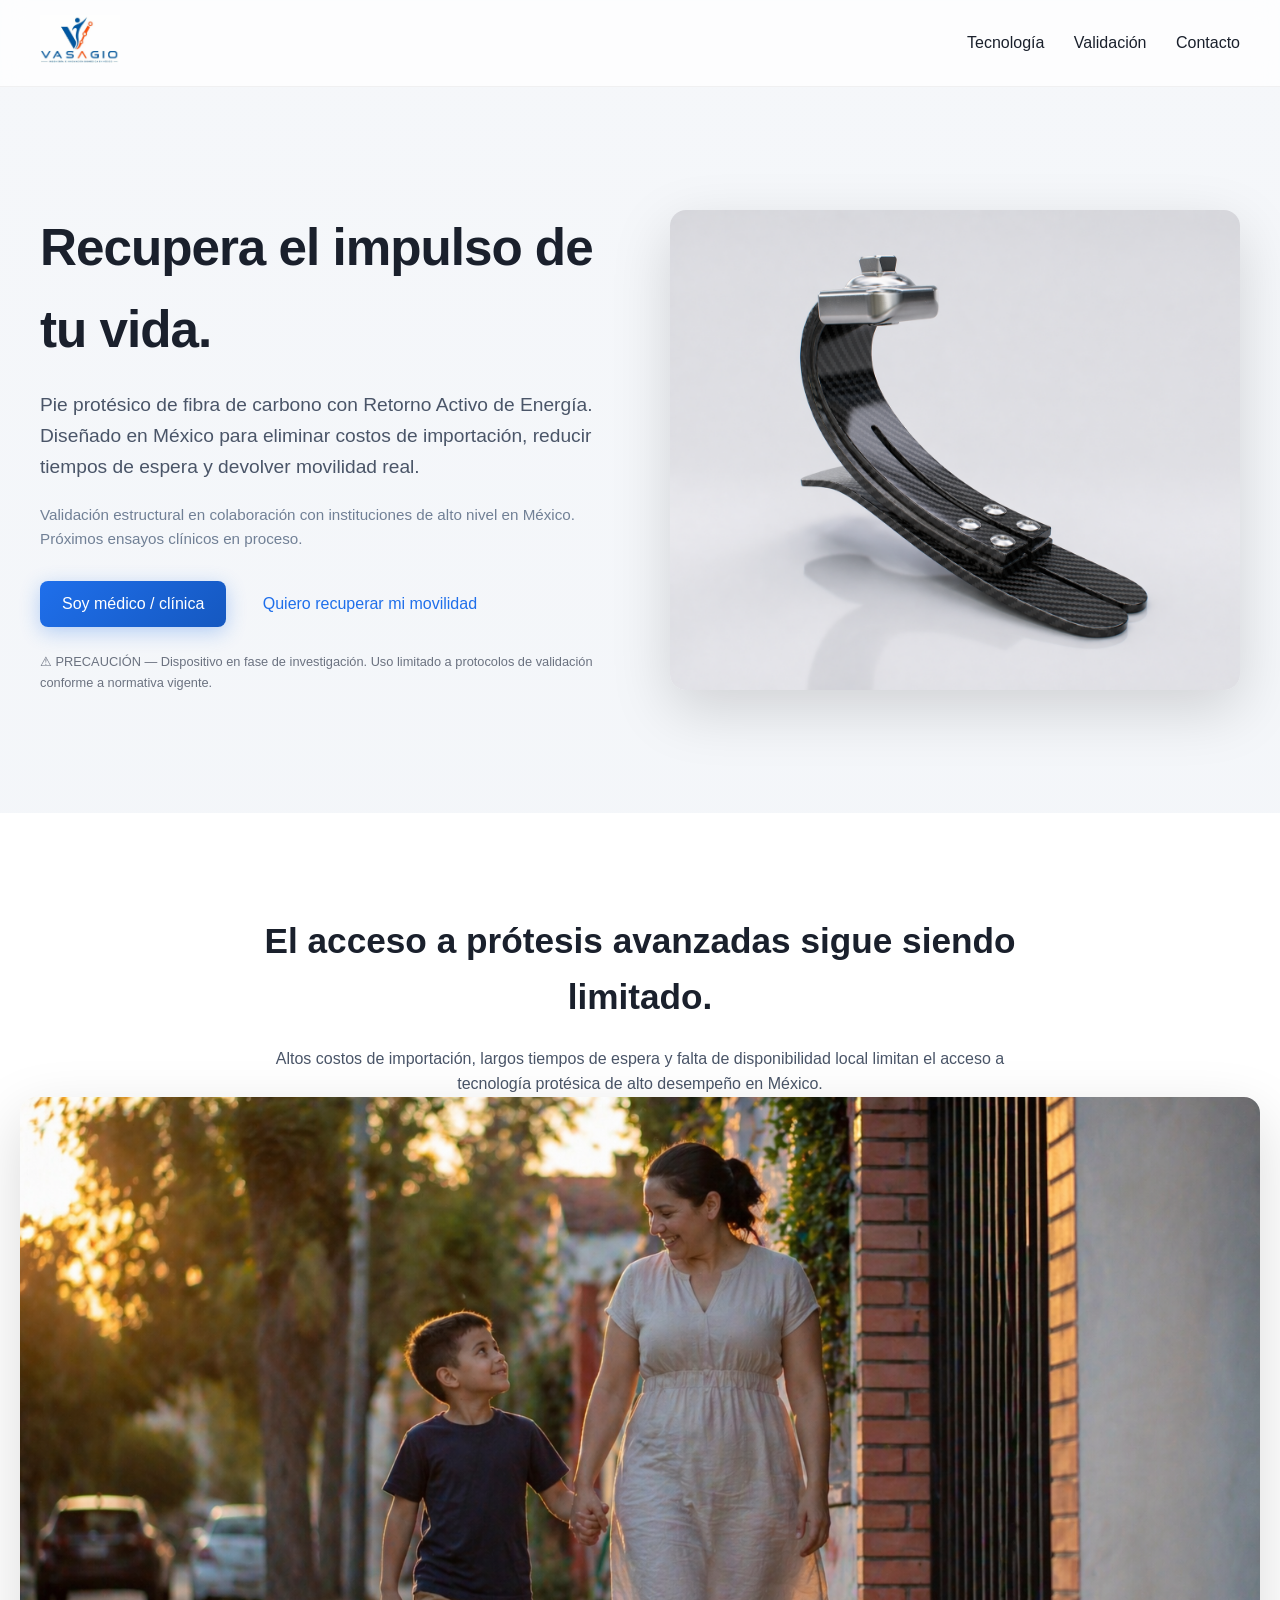
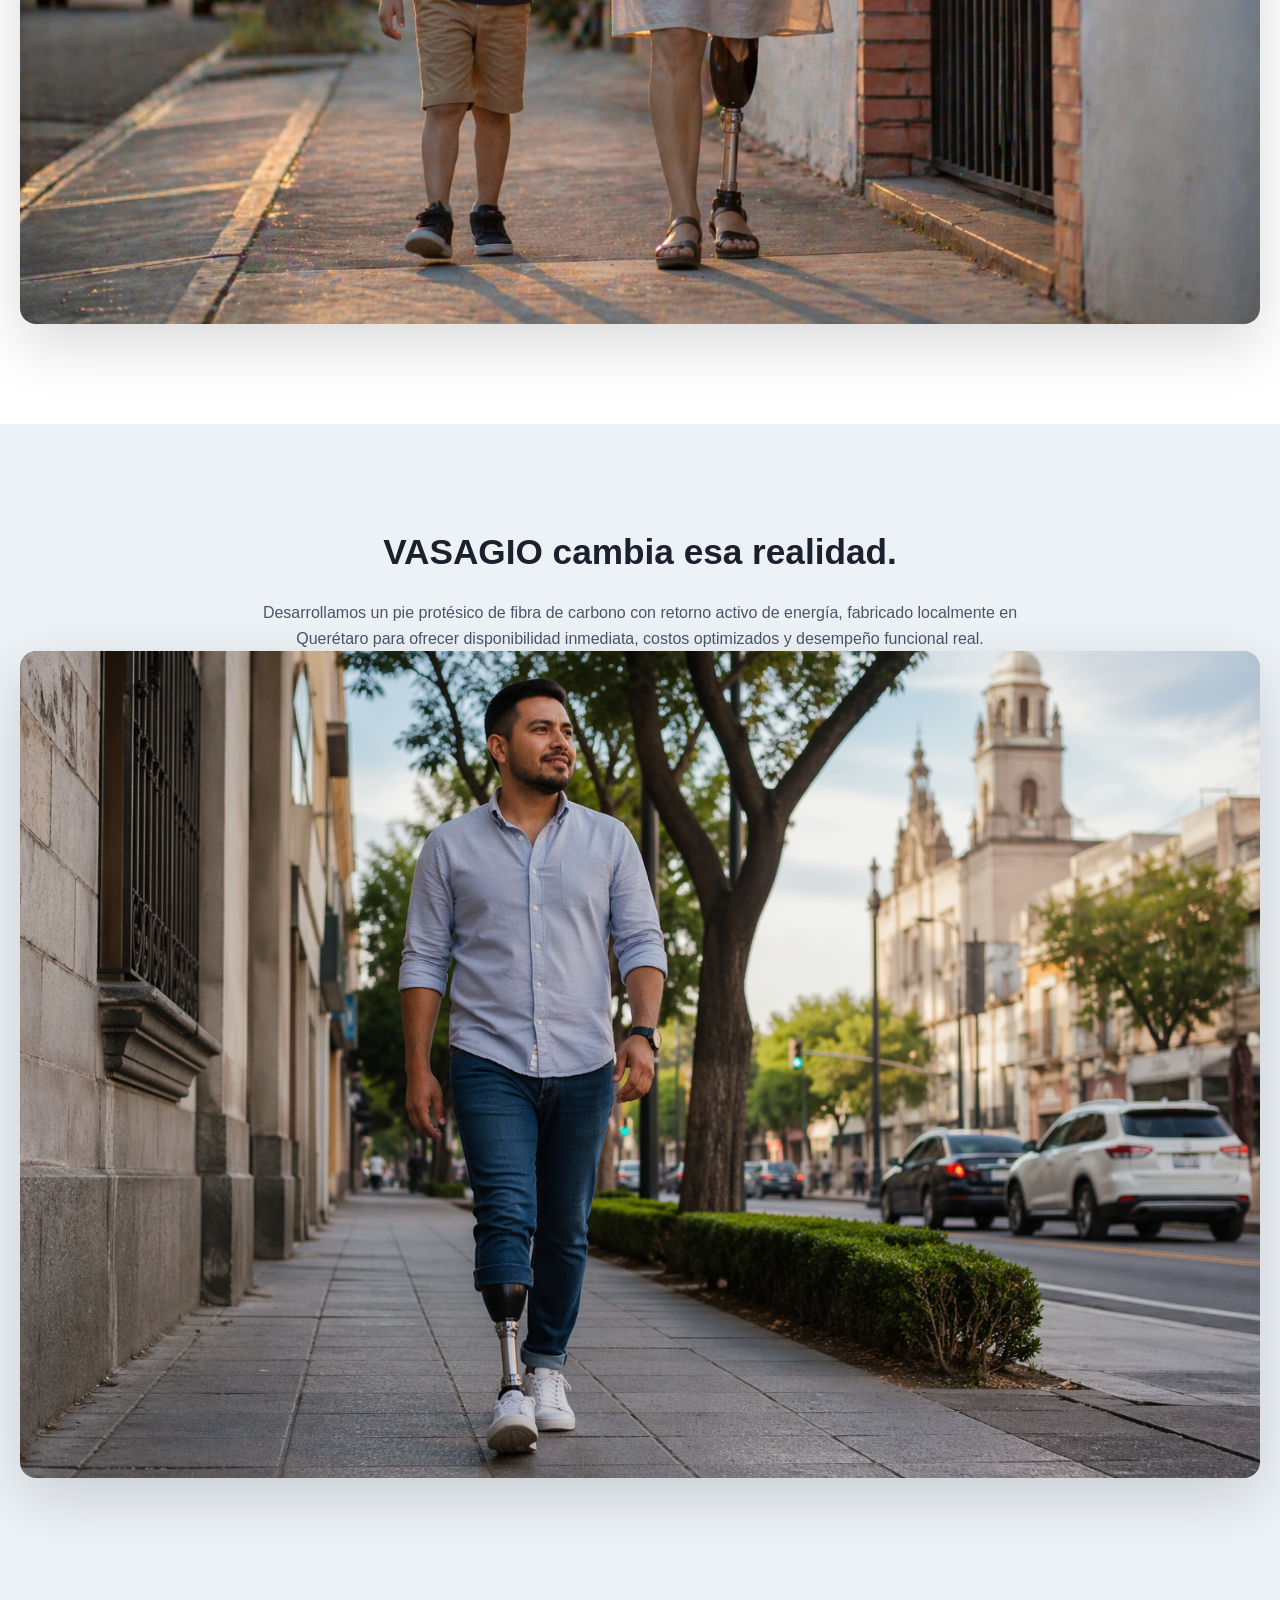
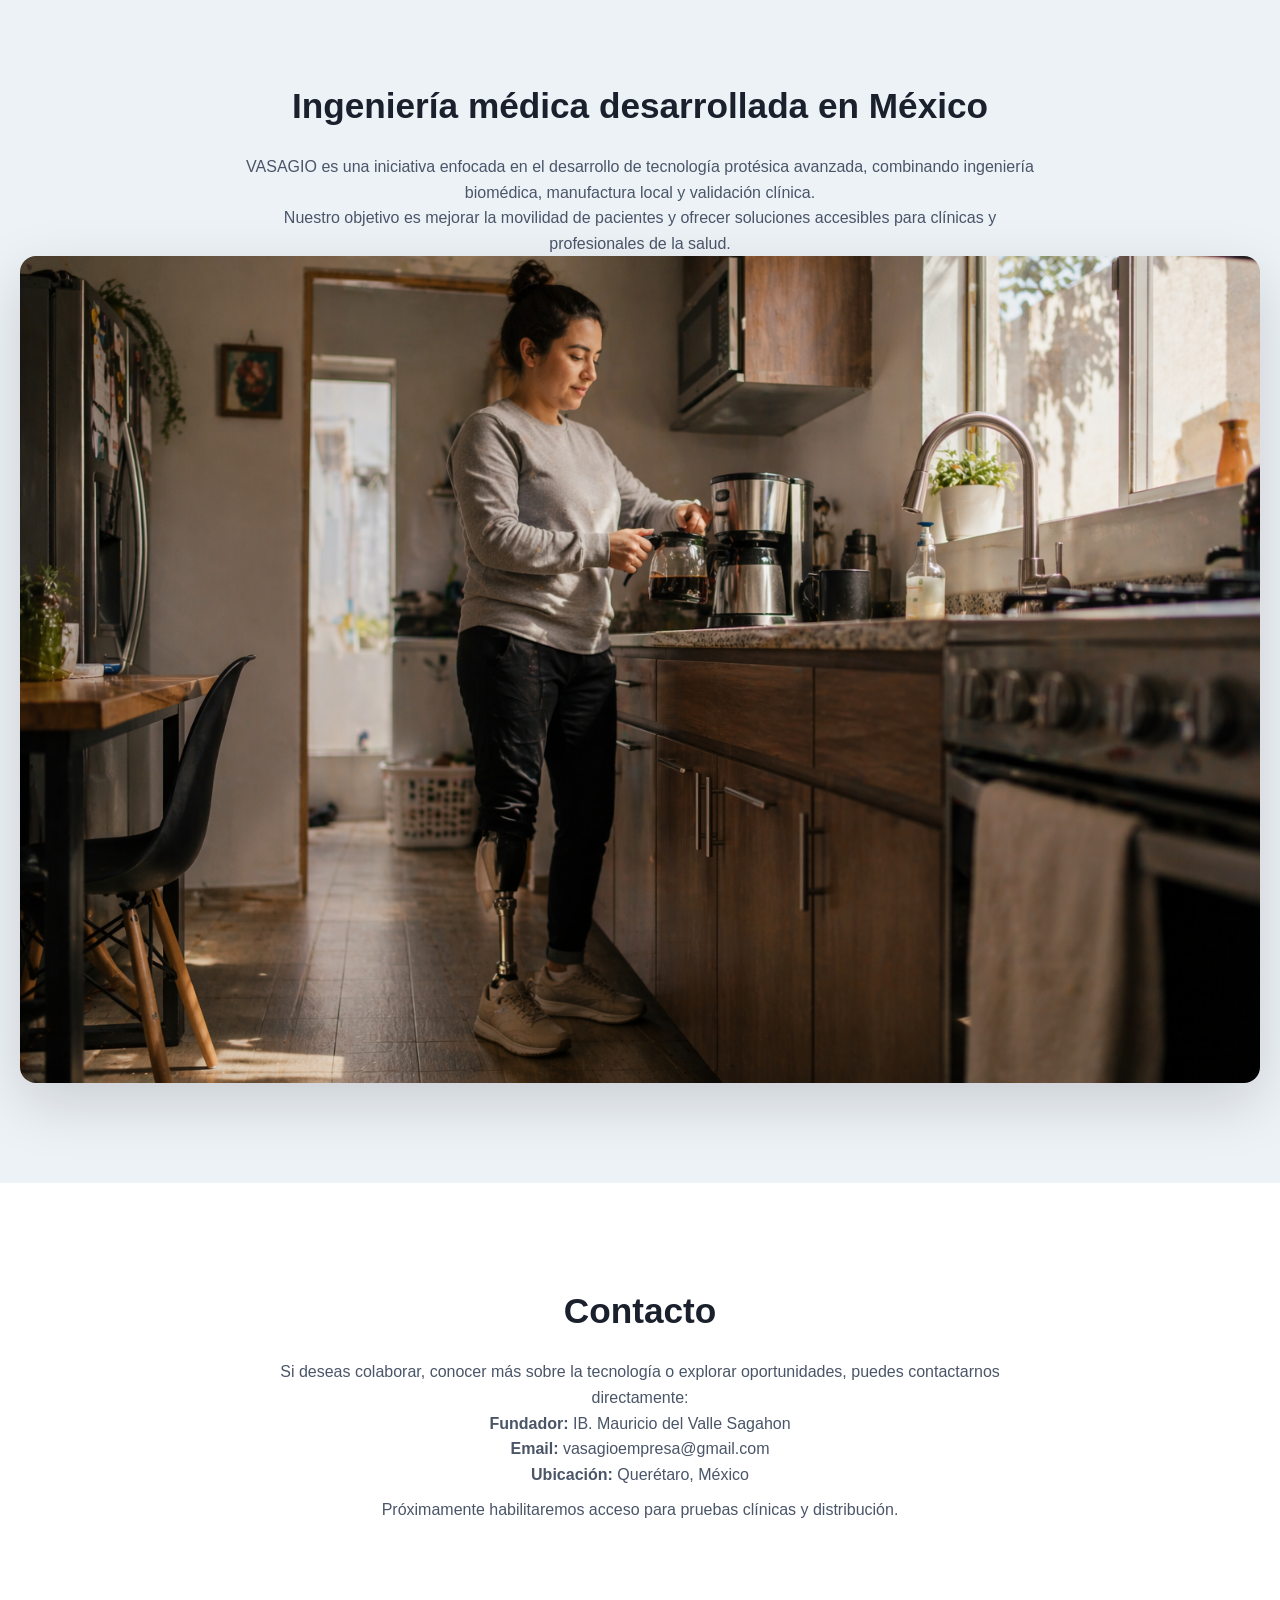
<file: index.html>
<!DOCTYPE html>

<html lang="es">
<head>
    <meta charset="UTF-8">
    <title>VASAGIO</title>
    <meta name="viewport" content="width=device-width, initial-scale=1.0">
    <link rel="stylesheet" href="styles.css">
</head>

<body>

<!-- NAVBAR -->

<header class="navbar">
    <div class="nav-container">

<div class="logo">
    <a href="index.html">
        <img src="assets/images/logo.png" alt="VASAGIO Logo">
    </a>
</div>

<nav>
    <a href="#">Tecnología</a>
    <a href="#">Validación</a>
    <a href="#">Contacto</a>
</nav>

</div>

</header>

<!-- HERO -->

<section class="hero">

<div class="hero-container">

<div class="hero-content">
    <h1>Recupera el impulso de tu vida.</h1>

    <p class="subheadline">
    Pie protésico de fibra de carbono con Retorno Activo de Energía. 
    Diseñado en México para eliminar costos de importación, reducir tiempos de espera y devolver movilidad real.
    </p>

    <p class="credibility">
    Validación estructural en colaboración con instituciones de alto nivel en México. 
    Próximos ensayos clínicos en proceso.
    </p>

    <div class="cta-buttons">

<button class="primary" onclick="window.location.href='medico.html'">
    Soy médico / clínica
</button>

<button class="secondary" onclick="window.location.href='catalogo.html'">
    Quiero recuperar mi movilidad
</button>

</div>

    <p class="disclaimer">
    ⚠ PRECAUCIÓN — Dispositivo en fase de investigación. Uso limitado a protocolos de validación conforme a normativa vigente.
    </p>
</div>


<div class="hero-visual">
    <img src="assets/renders/render2.png" alt="VASAGIO Render">
</div>

</div>

</section>

<!-- PROBLEMA -->

<section class="problem">
    <div class="container">

<h2>El acceso a prótesis avanzadas sigue siendo limitado.</h2>

<p>
Altos costos de importación, largos tiempos de espera y falta de disponibilidad local 
limitan el acceso a tecnología protésica de alto desempeño en México.
</p>

</div>


<div class="hero-visual">
    <img src="assets/renders/usuario4.png" alt="VASAGIO Render">
</div>

</section>

<!-- SOLUCIÓN -->

<section class="solution">
    <div class="container">

<h2>VASAGIO cambia esa realidad.</h2>

<p>
Desarrollamos un pie protésico de fibra de carbono con retorno activo de energía, 
fabricado localmente en Querétaro para ofrecer disponibilidad inmediata, 
costos optimizados y desempeño funcional real.
</p>

</div>


<div class="hero-visual">
    <img src="assets/renders/usuarioc.png" alt="VASAGIO Render">
</div>

</section>

<!-- CONFIANZA -->

<section class="solution">

<div class="container">

    <h2>Ingeniería médica desarrollada en México</h2>

    <p>
    VASAGIO es una iniciativa enfocada en el desarrollo de tecnología protésica avanzada,
    combinando ingeniería biomédica, manufactura local y validación clínica.
    </p>

    <p>
    Nuestro objetivo es mejorar la movilidad de pacientes y ofrecer soluciones accesibles
    para clínicas y profesionales de la salud.
    </p>

</div>


<div class="hero-visual">
    <img src="assets/renders/usuario2.png" alt="VASAGIO Render">
</div>

</section>

<!-- CONTACTO -->

<section class="problem">

<div class="container">

    <h2>Contacto</h2>

    <p>
    Si deseas colaborar, conocer más sobre la tecnología o explorar oportunidades,
    puedes contactarnos directamente:
    </p>

    <p><b>Fundador:</b> IB. Mauricio del Valle Sagahon</p>
    <p><b>Email:</b> vasagioempresa@gmail.com</p>
    <p><b>Ubicación:</b> Querétaro, México</p>

    <p class="form-subtext">
    Próximamente habilitaremos acceso para pruebas clínicas y distribución.
    </p>

</div>

</section>

</body>
</html>
</file>
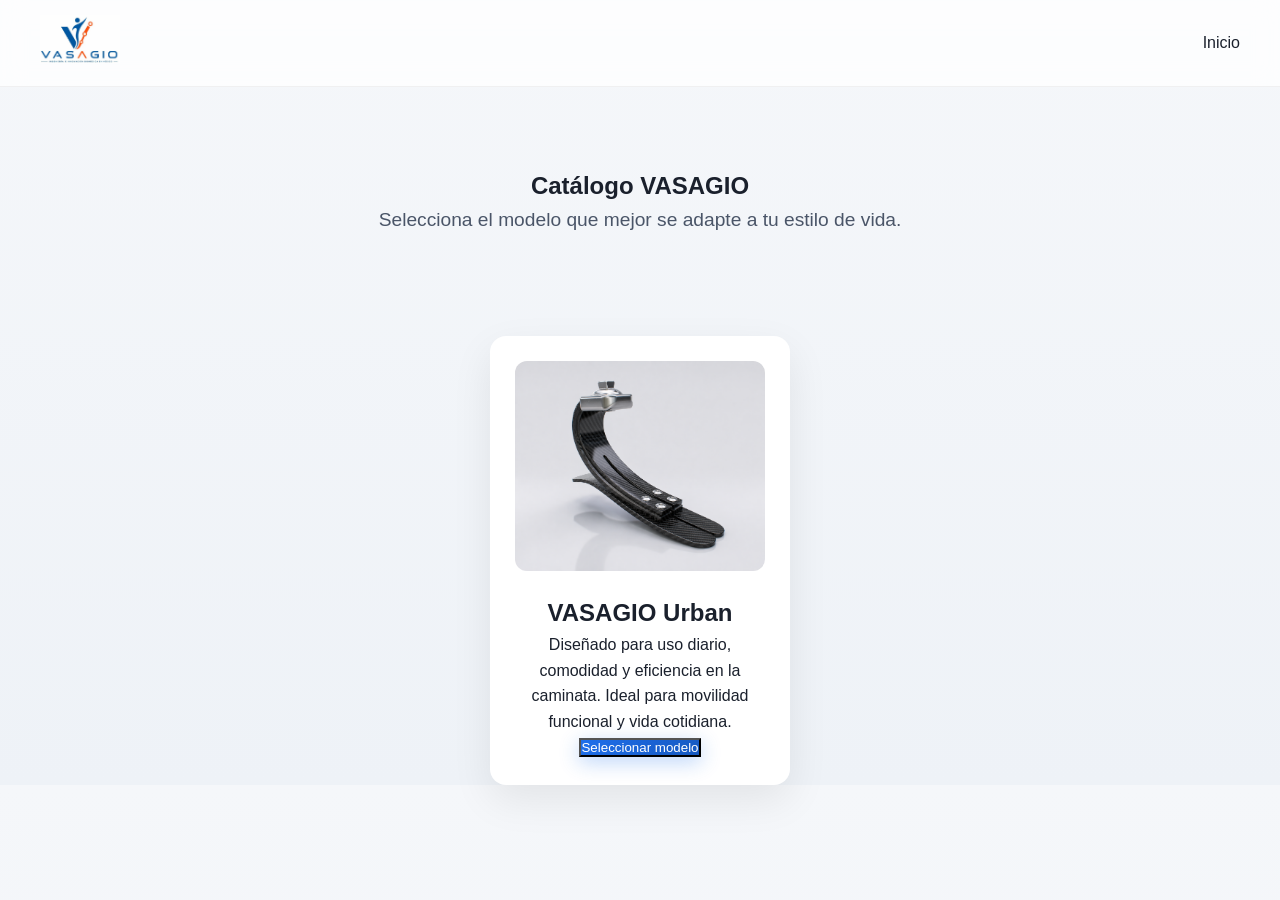
<file: catalogo.html>
<!DOCTYPE html>

<html lang="es">
<head>
    <meta charset="UTF-8">
    <title>VASAGIO | Catálogo</title>
    <meta name="viewport" content="width=device-width, initial-scale=1.0">
    <link rel="stylesheet" href="styles.css">
</head>

<body>

<header class="navbar">
    <div class="nav-container">
<div class="logo">
    <a href="index.html">
        <img src="assets/images/logo.png" alt="VASAGIO Logo">
    </a>
</div>
        <nav>
            <a href="index.html">Inicio</a>
        </nav>
    </div>
</header>

<section class="container" style="padding:80px 20px; text-align:center;">

<h1>Catálogo VASAGIO</h1>

<p class="subheadline">
Selecciona el modelo que mejor se adapte a tu estilo de vida.
</p>

</section>

<!-- MODELOS -->

<section class="container" style="display:flex; gap:40px; justify-content:center; flex-wrap:wrap;">

<!-- MODELO 1 -->

<div class="card">

<img src="assets/renders/render2.png">

<h2>VASAGIO Urban</h2>

<p>
Diseñado para uso diario, comodidad y eficiencia en la caminata.
Ideal para movilidad funcional y vida cotidiana.
</p>

<button class="primary" onclick="window.location.href='vasagiourban.html'">
    Seleccionar modelo
</button>

</div>

<!-- FUTUROS MODELOS -->

<!--
<div class="card">
    <h2>VASAGIO Sport</h2>
</div>
-->

</section>

</body>
</html>
</file>
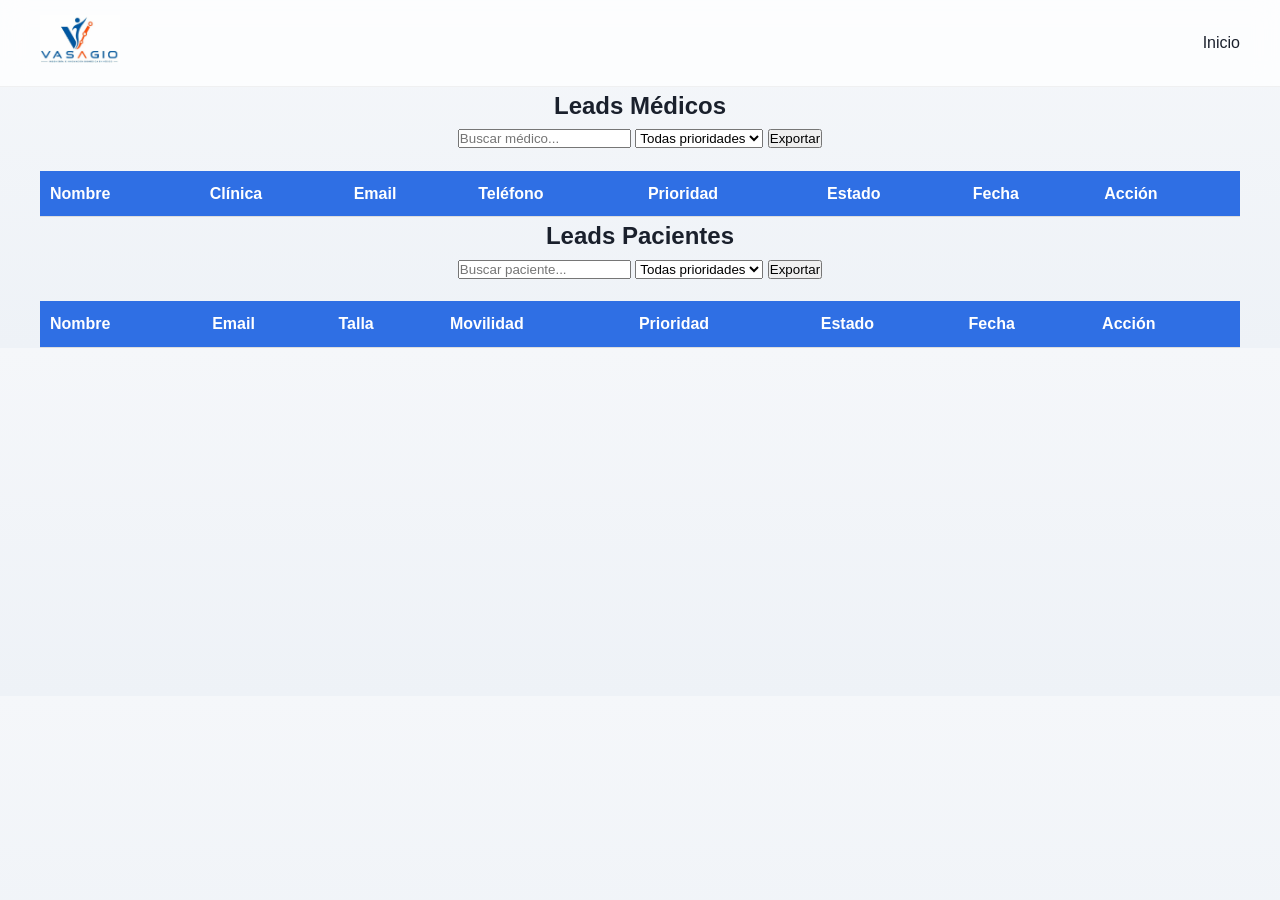
<file: crm.html>
<!DOCTYPE html>
<html lang="es">
<head>
<meta charset="UTF-8">
<title>VASAGIO CRM</title>
<meta name="viewport" content="width=device-width, initial-scale=1.0">
<link rel="stylesheet" href="styles.css">

<style>
.container {max-width:1200px;margin:auto;}
table {width:100%;border-collapse:collapse;margin-top:20px;}
th, td {padding:10px;border-bottom:1px solid #ddd;text-align:left;}
th {background:#2f6fe4;color:white;}
.small {padding:5px 10px;margin:2px;}
.alto {color:red;font-weight:bold;}
.medio {color:orange;font-weight:bold;}
.bajo {color:gray;}
.contactado {color:green;font-weight:bold;}
</style>

</head>

<body>

<header class="navbar">
<div class="nav-container">

<div class="logo">
<a href="index.html">
<img src="assets/images/logo.png">
</a>
</div>

<nav>
<a href="index.html">Inicio</a>
</nav>

</div>
</header>

<div class="container">

<h2>Leads Médicos</h2>

<input id="buscarMedicos" placeholder="Buscar médico...">
<select id="filtroMedicos">
<option value="">Todas prioridades</option>
<option value="ALTO">ALTO</option>
<option value="MEDIO">MEDIO</option>
<option value="BAJO">BAJO</option>
</select>

<button onclick="exportarCSV(medicosData,'medicos')">Exportar</button>

<table id="tablaMedicos">
<thead>
<tr>
<th>Nombre</th>
<th>Clínica</th>
<th>Email</th>
<th>Teléfono</th>
<th>Prioridad</th>
<th>Estado</th>
<th>Fecha</th>
<th>Acción</th>
</tr>
</thead>
<tbody></tbody>
</table>

<h2>Leads Pacientes</h2>

<input id="buscarPacientes" placeholder="Buscar paciente...">
<select id="filtroPacientes">
<option value="">Todas prioridades</option>
<option value="ALTO">ALTO</option>
<option value="MEDIO">MEDIO</option>
<option value="BAJO">BAJO</option>
</select>

<button onclick="exportarCSV(pacientesData,'pacientes')">Exportar</button>

<table id="tablaPacientes">
<thead>
<tr>
<th>Nombre</th>
<th>Email</th>
<th>Talla</th>
<th>Movilidad</th>
<th>Prioridad</th>
<th>Estado</th>
<th>Fecha</th>
<th>Acción</th>
</tr>
</thead>
<tbody></tbody>
</table>

</div>

<script>

// ======================
// CONFIG
// ======================

const CALENDLY_LINK = "AQUI_TU_LINK";

let medicosData = [];
let pacientesData = [];

const buscarMedicos = document.getElementById("buscarMedicos");
const filtroMedicos = document.getElementById("filtroMedicos");

const buscarPacientes = document.getElementById("buscarPacientes");
const filtroPacientes = document.getElementById("filtroPacientes");

// ======================
// AGENDAR CITA
// ======================

function agendarCita(tipo, index){
    window.open(CALENDLY_LINK, "_blank");
}

// ======================
// MARCAR CONTACTADO
// ======================

async function marcarContactado(tipo, index){

    try {

        const res = await fetch(`https://vasagio-production.up.railway.app/leads/actualizar?tipo=${tipo}&index=${index}`, {
            method: "PUT"
        });

        const data = await res.json();

        if(!res.ok){
            alert("Error al actualizar: " + (data.detail || "Error desconocido"));
            return;
        }

        if(tipo === "medicos"){
            await cargarMedicos();
        } else {
            await cargarPacientes();
        }

    } catch(error){
        console.error("Error:", error);
        alert("Error conectando con el servidor");
    }
}

// ======================
// MARCAR AGENDADO
// ======================

async function marcarAgendado(tipo, index){

    try {

        const res = await fetch(`https://vasagio-production.up.railway.app/leads/actualizar?tipo=${tipo}&index=${index}`, {
            method: "PUT"
        });

        const data = await res.json();

        if(!res.ok){
            alert("Error al actualizar: " + (data.detail || "Error desconocido"));
            return;
        }

        if(tipo === "medicos"){
            await cargarMedicos();
        } else {
            await cargarPacientes();
        }

    } catch(error){
        console.error("Error:", error);
        alert("Error conectando con el servidor");
    }
}

// ======================
// EXPORTAR CSV
// ======================

function exportarCSV(data, nombre){

    if(data.length === 0){
        alert("No hay datos para exportar");
        return;
    }

    let csv = Object.keys(data[0]).join(",") + "\n";

    data.forEach(d => {
        csv += Object.values(d).join(",") + "\n";
    });

    const blob = new Blob([csv], {type:"text/csv"});
    const url = window.URL.createObjectURL(blob);

    const a = document.createElement("a");
    a.href = url;
    a.download = nombre + ".csv";
    a.click();
}

// ======================
// RENDER MÉDICOS
// ======================

function renderMedicos(lista){

    const tbody = document.querySelector("#tablaMedicos tbody");
    tbody.innerHTML = "";

    lista.forEach((m) => {

        const prioridad = (m.prioridad || "BAJO");
        const estado = m.estado || "NUEVO";
        const indexOriginal = medicosData.indexOf(m);

        tbody.innerHTML += `
        <tr>
        <td>${m.nombre || ""}</td>
        <td>${m.clinica || ""}</td>
        <td>${m.email || ""}</td>
        <td>${m.telefono || ""}</td>
        <td class="${prioridad.toLowerCase()}">${prioridad}</td>
        <td class="${estado==='CONTACTADO'?'contactado':''}">
            ${estado}
        </td>
        <td>${m.fecha || ""}</td>
        <td>
            <button class="small" onclick="marcarContactado('medicos', ${indexOriginal})">
            Contactado
            </button>

            <button class="small" onclick="agendarCita('medicos', ${indexOriginal})">
            Agendar
            </button>

            <button class="small" onclick="marcarAgendado('medicos', ${indexOriginal})">
            Agendado
            </button>
        </td>
        </tr>`;
    });
}

// ======================
// RENDER PACIENTES
// ======================

function renderPacientes(lista){

    const tbody = document.querySelector("#tablaPacientes tbody");
    tbody.innerHTML = "";

    lista.forEach((p) => {

        const prioridad = (p.prioridad || "BAJO");
        const estado = p.estado || "NUEVO";
        const indexOriginal = pacientesData.indexOf(p);

        tbody.innerHTML += `
        <tr>
        <td>${p.nombre || ""}</td>
        <td>${p.email || ""}</td>
        <td>${p.talla || ""}</td>
        <td>${p.movilidad || ""}</td>
        <td class="${prioridad.toLowerCase()}">${prioridad}</td>
        <td class="${estado==='CONTACTADO'?'contactado':''}">
            ${estado}
        </td>
        <td>${p.fecha || ""}</td>
        <td>
            <button class="small" onclick="marcarContactado('pacientes', ${indexOriginal})">
            Contactado
            </button>

            <button class="small" onclick="agendarCita('pacientes', ${indexOriginal})">
            Agendar
            </button>

            <button class="small" onclick="marcarAgendado('pacientes', ${indexOriginal})">
            Agendado
            </button>
        </td>
        </tr>`;
    });
}

// ======================
// FILTROS
// ======================

function filtrarMedicos(){

    const texto = (buscarMedicos.value || "").toLowerCase();
    const prioridad = filtroMedicos.value;

    const filtrados = medicosData.filter(m => {

        const p = m.prioridad || "BAJO";

        const coincideTexto =
            (m.nombre || "").toLowerCase().includes(texto) ||
            (m.email || "").toLowerCase().includes(texto) ||
            (m.clinica || "").toLowerCase().includes(texto);

        const coincidePrioridad =
            prioridad === "" || p === prioridad;

        return coincideTexto && coincidePrioridad;
    });

    renderMedicos(filtrados);
}

function filtrarPacientes(){

    const texto = (buscarPacientes.value || "").toLowerCase();
    const prioridad = filtroPacientes.value;

    const filtrados = pacientesData.filter(p => {

        const pr = p.prioridad || "BAJO";

        const coincideTexto =
            (p.nombre || "").toLowerCase().includes(texto) ||
            (p.email || "").toLowerCase().includes(texto);

        const coincidePrioridad =
            prioridad === "" || pr === prioridad;

        return coincideTexto && coincidePrioridad;
    });

    renderPacientes(filtrados);
}

// ======================
// FETCH
// ======================

async function cargarMedicos(){

    const res = await fetch("https://vasagio-production.up.railway.app/leads/medicos");

    if(!res.ok){
        console.error("Error cargando médicos");
        return;
    }

    medicosData = await res.json();
    renderMedicos(medicosData);
}

async function cargarPacientes(){

    const res = await fetch("https://vasagio-production.up.railway.app/leads/pacientes");

    if(!res.ok){
        console.error("Error cargando pacientes");
        return;
    }

    pacientesData = await res.json();
    renderPacientes(pacientesData);
}

// ======================
// EVENTOS
// ======================

buscarMedicos.oninput = filtrarMedicos;
filtroMedicos.onchange = filtrarMedicos;

buscarPacientes.oninput = filtrarPacientes;
filtroPacientes.onchange = filtrarPacientes;

// ======================
// INIT
// ======================

window.onload = async () => {

    buscarMedicos.value = "";
    buscarPacientes.value = "";

    filtroMedicos.value = "";
    filtroPacientes.value = "";

    await cargarMedicos();
    await cargarPacientes();
};

</script>

</body>
</html>
</file>
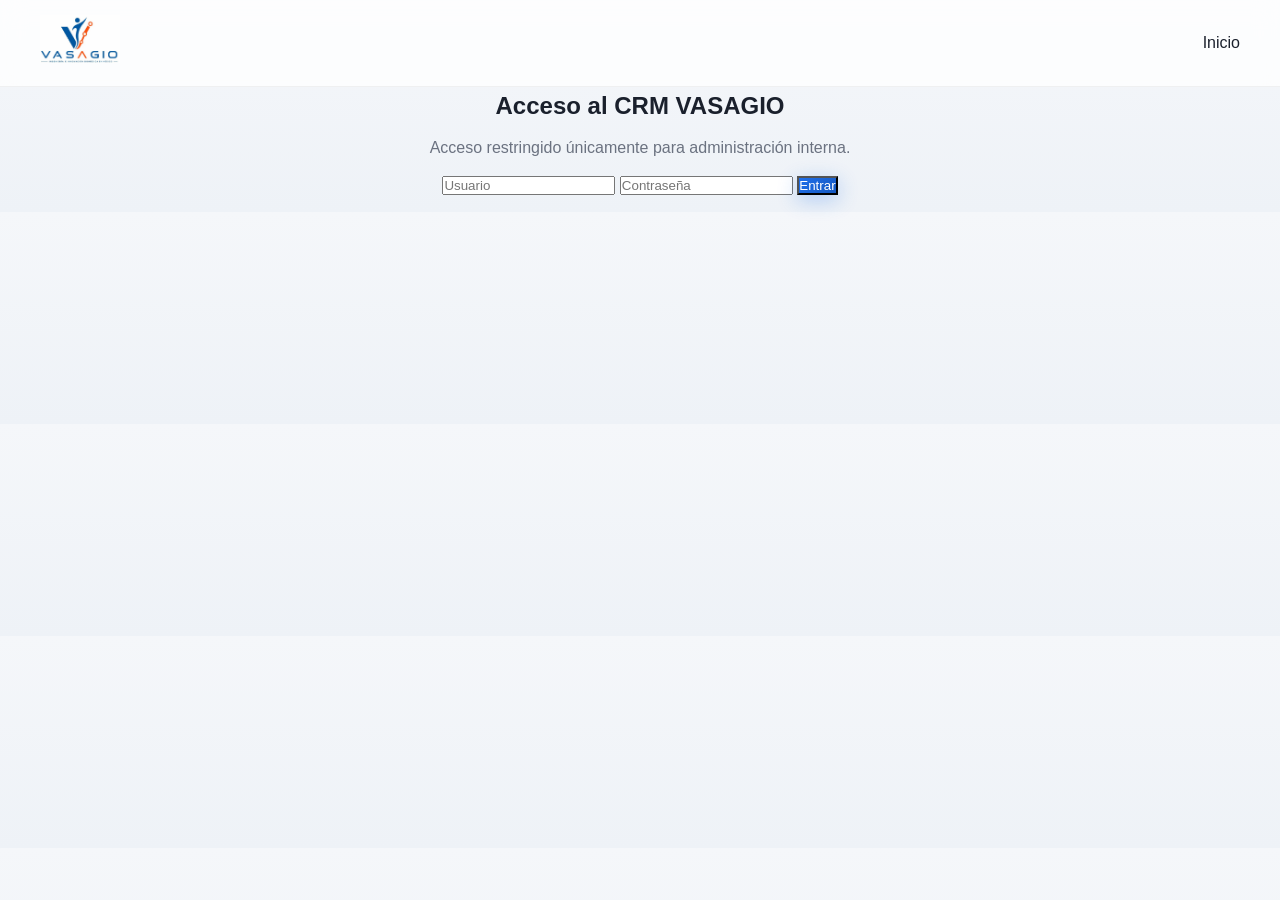
<file: login.html>
<!DOCTYPE html>
<html lang="es">
<head>
<meta charset="UTF-8">
<title>VASAGIO | Acceso CRM</title>
<meta name="viewport" content="width=device-width, initial-scale=1.0">
<link rel="stylesheet" href="styles.css">
</head>

<body>

<header class="navbar">
<div class="nav-container">
<div class="logo">
<a href="index.html">
<img src="assets/images/logo.png">
</a>
</div>
<nav>
<a href="index.html">Inicio</a>
</nav>
</div>
</header>

<section class="container">

<h2>Acceso al CRM VASAGIO</h2>

<p class="form-subtext">
Acceso restringido únicamente para administración interna.
</p>

<div style="max-width:400px; margin:auto;">

<input id="user" placeholder="Usuario" required>

<input id="pass" type="password" placeholder="Contraseña" required>

<button onclick="login()" class="primary" style="margin-top:15px;">
Entrar
</button>

<p id="msg" style="margin-top:15px;"></p>

</div>

</section>

<script>

function login() {

    const user = document.getElementById("user").value;
    const pass = document.getElementById("pass").value;

    // ⚠️ DEBE COINCIDIR CON main.py
    if(user === "admin" && pass === "vasagio123") {

        const token = user + ":" + pass;

        localStorage.setItem("auth", token);

        window.location.href = "crm.html";

    } else {

        document.getElementById("msg").innerText = "❌ Credenciales incorrectas";

    }

}

</script>

</body>
</html>
</file>
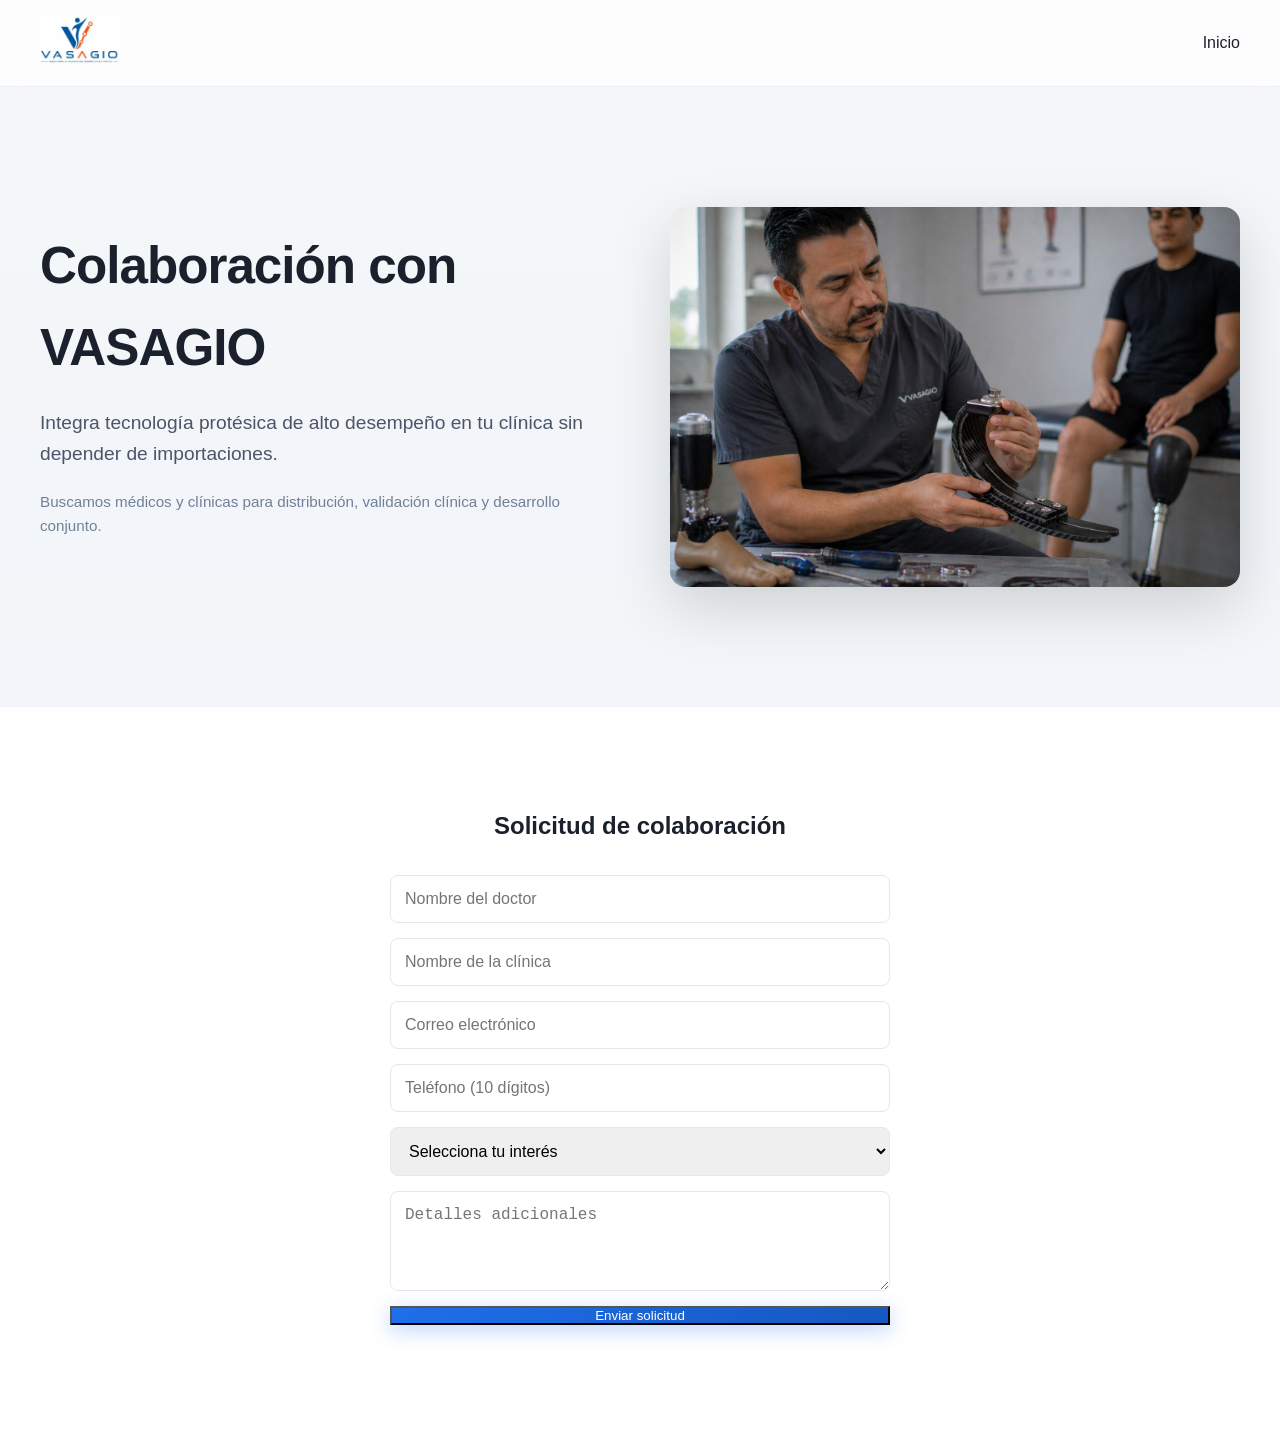
<file: medico.html>
<!DOCTYPE html> 

<html lang="es">
<head>
    <meta charset="UTF-8">
    <title>VASAGIO | Colaboración Médica</title>
    <meta name="viewport" content="width=device-width, initial-scale=1.0">
    <link rel="stylesheet" href="styles.css">
</head>

<body>

<header class="navbar">
    <div class="nav-container">

<div class="logo">
    <a href="index.html">
        <img src="assets/images/logo.png" alt="VASAGIO Logo">
    </a>
</div>

    <nav>
        <a href="index.html">Inicio</a>
    </nav>

</div>
</header>

<section class="hero">
<div class="hero-container">

    <div class="hero-content">

        <h1>Colaboración con VASAGIO</h1>

        <p class="subheadline">
        Integra tecnología protésica de alto desempeño en tu clínica sin depender de importaciones.
        </p>

        <p class="credibility">
        Buscamos médicos y clínicas para distribución, validación clínica y desarrollo conjunto.
        </p>

    </div>

    <div class="hero-visual">
        <img src="assets/renders/doctor2.png">
    </div>

</div>
</section>

<section class="lead-form">
<div class="container">

    <h2>Solicitud de colaboración</h2>

    <form id="medicoForm">

        <input name="nombre" placeholder="Nombre del doctor" required>

        <input name="clinica" placeholder="Nombre de la clínica" required>

        <input type="email" name="email" placeholder="Correo electrónico" required>

        <input name="telefono" placeholder="Teléfono (10 dígitos)" required>

        <select name="interes" required>
            <option value="">Selecciona tu interés</option>
            <option value="distribucion">Distribución</option>
            <option value="lote">Lote</option>
            <option value="alianza">Alianza</option>
        </select>

        <textarea name="mensaje" placeholder="Detalles adicionales"></textarea>

        <button type="submit" class="primary">Enviar solicitud</button>

    </form>

    <p id="msgMedico" style="margin-top:20px;"></p>

</div>
</section>

<script>

document.addEventListener("DOMContentLoaded", () => {

    console.log("Script cargado correctamente");

    const form = document.getElementById("medicoForm");
    const msg = document.getElementById("msgMedico");

    if (!form) {
        console.error("Formulario NO encontrado");
        return;
    }

    form.addEventListener("submit", async (e) => {

        e.preventDefault();

        msg.innerText = "Enviando...";

        const data = Object.fromEntries(new FormData(form).entries());

        console.log("DATOS MEDICO:", data);

        // 🔒 VALIDACIÓN TELEFONO
        if (!/^\d{10}$/.test(data.telefono || "")) {
            msg.innerText = "❌ El teléfono debe tener 10 dígitos";
            return;
        }

        // 🔒 VALIDACIÓN EXTRA (evita errores backend)
        if (!data.nombre || !data.clinica || !data.email || !data.interes) {
            msg.innerText = "❌ Completa todos los campos obligatorios";
            return;
        }

        try {

            const res = await fetch("https://vasagio-production.up.railway.app/medico", {
                method: "POST",
                headers: { 
                    "Content-Type": "application/json"
                },
                body: JSON.stringify(data)
            });

            let result = {};

            try {
                result = await res.json();
            } catch {
                console.warn("Respuesta no es JSON");
            }

            console.log("RESPUESTA BACKEND:", result);

            if (!res.ok) {
                msg.innerText = "❌ " + (result.detail?.[0]?.msg || result.message || "Error en el servidor");
                return;
            }

            msg.innerText = "✔ Solicitud enviada correctamente";

            form.reset();

        } catch (error) {

            console.error("ERROR:", error);

            msg.innerText = "❌ Error conectando con el servidor";
        }

    });

});

</script>

</body>
</html>
</file>
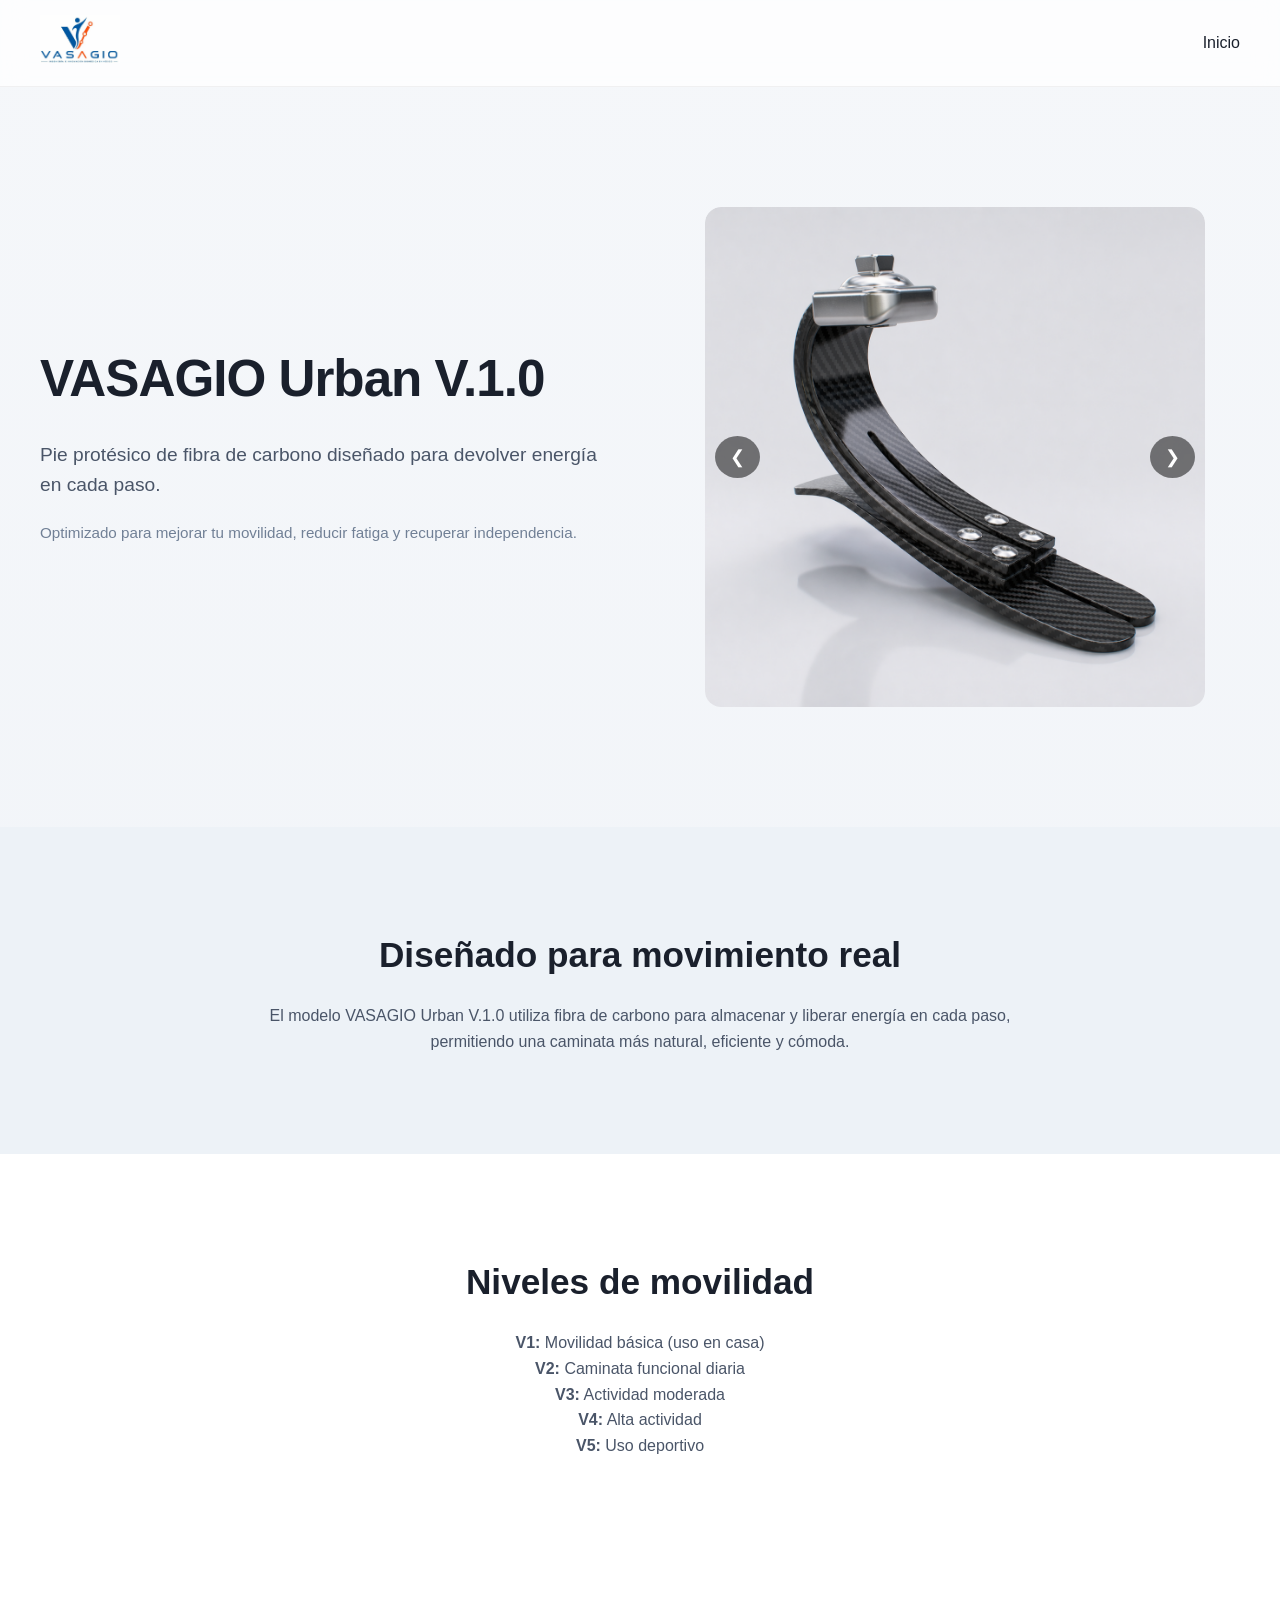
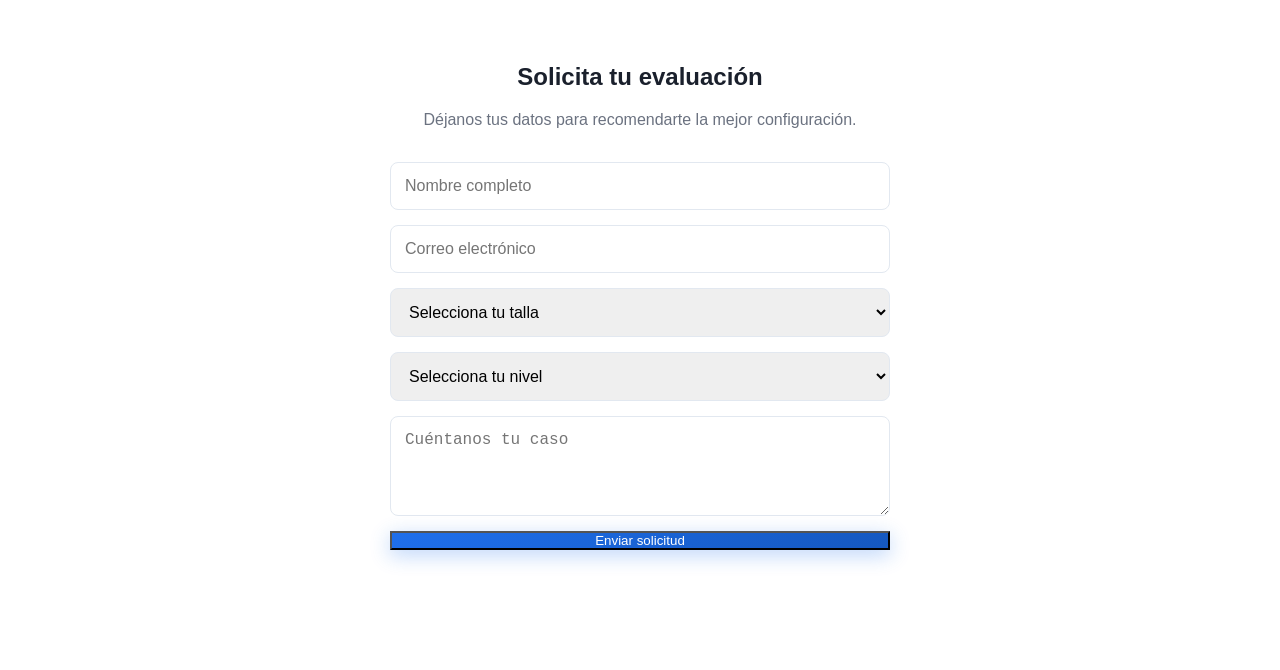
<file: vasagiourban.html>
<!DOCTYPE html>

<html lang="es">
<head>
    <meta charset="UTF-8">
    <title>VASAGIO | Recupera tu movilidad</title>
    <meta name="viewport" content="width=device-width, initial-scale=1.0">
    <link rel="stylesheet" href="styles.css">
</head>

<body>

<!-- NAVBAR -->

<header class="navbar">
    <div class="nav-container">

    <div class="logo">
        <a href="index.html">
            <img src="assets/images/logo.png" alt="VASAGIO Logo">
        </a>
    </div>

    <nav>
        <a href="index.html">Inicio</a>
    </nav>

</div>

</header>

<!-- HERO PRODUCTO -->

<section class="hero">

<div class="hero-container">

    <div class="hero-content">

        <h1>VASAGIO Urban V.1.0</h1>

        <p class="subheadline">
        Pie protésico de fibra de carbono diseñado para devolver energía en cada paso.
        </p>

        <p class="credibility">
        Optimizado para mejorar tu movilidad, reducir fatiga y recuperar independencia.
        </p>

    </div>

    <div class="hero-visual">

        <div class="slider">

            <img src="assets/renders/render2.png" class="slide active">
            <img src="assets/renders/render3.png" class="slide">
            <img src="assets/renders/render4.png" class="slide">

            <button class="prev">&#10094;</button>
            <button class="next">&#10095;</button>

        </div>

    </div>

</div>

</section>

<!-- DESCRIPCIÓN -->

<section class="solution">
    <div class="container">

    <h2>Diseñado para movimiento real</h2>

    <p>
    El modelo VASAGIO Urban V.1.0 utiliza fibra de carbono para almacenar y liberar energía en cada paso,
    permitiendo una caminata más natural, eficiente y cómoda.
    </p>

</div>

</section>

<!-- MOVILIDAD -->

<section class="problem">
    <div class="container">

    <h2>Niveles de movilidad</h2>

    <p><b>V1:</b> Movilidad básica (uso en casa)</p>
    <p><b>V2:</b> Caminata funcional diaria</p>
    <p><b>V3:</b> Actividad moderada</p>
    <p><b>V4:</b> Alta actividad</p>
    <p><b>V5:</b> Uso deportivo</p>

</div>

</section>

<!-- FORMULARIO -->

<section class="lead-form">

<div class="container">

    <h2>Solicita tu evaluación</h2>

    <p class="form-subtext">
    Déjanos tus datos para recomendarte la mejor configuración.
    </p>

    <form id="pacienteForm">

        <input name="nombre" placeholder="Nombre completo" required>

        <input type="email" name="email" placeholder="Correo electrónico" required>

        <select name="talla" required>
            <option value="">Selecciona tu talla</option>
            <option value="chica">Chica</option>
            <option value="mediana">Mediana</option>
            <option value="grande">Grande</option>
        </select>

        <select name="nivel" required>
            <option value="">Selecciona tu nivel</option>
            <option value="V1">V1</option>
            <option value="V2">V2</option>
            <option value="V3">V3</option>
            <option value="V4">V4</option>
            <option value="V5">V5</option>
        </select>

        <textarea name="mensaje" placeholder="Cuéntanos tu caso"></textarea>

        <button type="submit" class="primary">Enviar solicitud</button>

    </form>

    <p id="msgPaciente"></p>

</div>

</section>

<!-- SCRIPT -->

<script>

// =========================
// SLIDER (CORREGIDO PARA EVITAR ERRORES)
// =========================

document.addEventListener("DOMContentLoaded", () => {

    const slides = document.querySelectorAll(".slide");
    const nextBtn = document.querySelector(".next");
    const prevBtn = document.querySelector(".prev");

    let current = 0;

    function showSlide(index){
        slides.forEach((slide)=>{
            slide.classList.remove("active");
        });

        if (slides[index]) {
            slides[index].classList.add("active");
        }
    }

    if (nextBtn) {
        nextBtn.addEventListener("click", ()=>{
            current = (current + 1) % slides.length;
            showSlide(current);
        });
    }

    if (prevBtn) {
        prevBtn.addEventListener("click", ()=>{
            current = (current - 1 + slides.length) % slides.length;
            showSlide(current);
        });
    }

    slides.forEach((slide)=>{
        slide.addEventListener("click", ()=>{
            current = (current + 1) % slides.length;
            showSlide(current);
        });
    });

});

// =========================
// FORMULARIO PACIENTE (CORREGIDO)
// =========================

document.getElementById("pacienteForm").addEventListener("submit", async function(e){

    e.preventDefault();

    const msg = document.getElementById("msgPaciente");

    const formData = Object.fromEntries(new FormData(this).entries());

    const data = {
        nombre: formData.nombre,
        email: formData.email,
        talla: formData.talla,
        movilidad: formData.nivel, // 🔥 CORRECCIÓN CLAVE
        mensaje: formData.mensaje || ""
    };

    console.log("PACIENTE DATA:", data);

    // 🔒 VALIDACIÓN
    if (!data.nombre || !data.email || !data.talla || !data.movilidad) {
        msg.innerText = "❌ Completa todos los campos obligatorios";
        return;
    }

    msg.innerText = "Enviando...";

    try {

        const res = await fetch("https://vasagio-production.up.railway.app/paciente", {
            method: "POST",
            headers: {
                "Content-Type": "application/json"
            },
            body: JSON.stringify(data)
        });

        let result = {};

        try {
            result = await res.json();
        } catch {
            console.warn("Respuesta no es JSON");
        }

        console.log("RESPUESTA BACKEND:", result);

        if (!res.ok) {
            msg.innerText = "❌ " + (result.detail?.[0]?.msg || result.message || "Error en el servidor");
            return;
        }

        msg.innerText = "✔ Solicitud enviada correctamente";

        this.reset();

    } catch (error) {

        console.error("ERROR:", error);

        msg.innerText = "❌ Error de conexión con el servidor";
    }

});

</script>

</body>
</html>
</file>
<file: styles.css>
/* RESET */

* {
  margin: 0;
  padding: 0;
  box-sizing: border-box;
  }

/* BODY */
body {
font-family: -apple-system, BlinkMacSystemFont, "Segoe UI", Roboto, sans-serif;
background: linear-gradient(to bottom, #f5f7fa, #eef2f7);
color: #1a202c;
line-height: 1.6;
}

/* NAVBAR */
.navbar {
width: 100%;
padding: 15px 40px;
background-color: rgba(255, 255, 255, 0.75);
backdrop-filter: blur(12px);
position: sticky;
top: 0;
z-index: 1000;
border-bottom: 1px solid rgba(0,0,0,0.05);
}

.nav-container {
max-width: 1200px;
margin: auto;
display: flex;
align-items: center;
justify-content: space-between;
}

.logo img {
height: 48px;
transition: 0.3s;
}

.logo img:hover {
transform: scale(1.05);
}

/* NAV LINKS */
nav a {
margin-left: 25px;
text-decoration: none;
color: #1a202c;
font-weight: 500;
position: relative;
}

nav a::after {
content: "";
position: absolute;
bottom: -4px;
left: 0;
width: 0%;
height: 2px;
background-color: #1f6feb;
transition: 0.3s;
}

nav a:hover::after {
width: 100%;
}

/* HERO */
.hero {
padding: 120px 40px;
}

.hero-container {
display: flex;
align-items: center;
justify-content: space-between;
max-width: 1200px;
margin: auto;
gap: 60px;
}

.hero-content {
flex: 1;
}

/* TITULO */
.hero h1 {
font-size: 3.2rem;
margin-bottom: 20px;
letter-spacing: -1px;
}

/* TEXTO */
.subheadline {
font-size: 1.2rem;
color: #4a5568;
margin-bottom: 20px;
}

.credibility {
font-size: 0.95rem;
color: #718096;
margin-bottom: 30px;
}

/* BOTONES */
.cta-buttons {
margin-bottom: 20px;
}

.cta-buttons button {
padding: 14px 22px;
margin-right: 10px;
border: none;
cursor: pointer;
font-size: 1rem;
border-radius: 8px;
transition: all 0.25s ease;
}

/* PRIMARY */
.primary {
background: linear-gradient(135deg, #1f6feb, #1558c0);
color: white;
box-shadow: 0 5px 20px rgba(31, 111, 235, 0.3);
}

.primary:hover {
transform: translateY(-3px);
box-shadow: 0 10px 30px rgba(31, 111, 235, 0.4);
}

/* SECONDARY */
.secondary {
background-color: transparent;
border: 1px solid #1f6feb;
color: #1f6feb;
}

.secondary:hover {
background-color: #1f6feb;
color: white;
}

/* DISCLAIMER */
.disclaimer {
margin-top: 25px;
font-size: 0.8rem;
color: #6b7280;
}

/* RENDER */
.hero-visual {
flex: 1;
display: flex;
justify-content: center;
}

.hero-visual img {
max-width: 100%;
border-radius: 16px;
box-shadow: 0 20px 60px rgba(0,0,0,0.15);
transition: 0.3s;
}

.hero-visual img:hover {
transform: scale(1.02);
}

/* SECCIONES */
.container {
max-width: 800px;
margin: auto;
text-align: center;
}

.problem, .solution {
padding: 100px 20px;
}

.problem {
background-color: #ffffff;
}

.solution {
background-color: #edf2f7;
}

.problem h2, .solution h2 {
font-size: 2.2rem;
margin-bottom: 20px;
}

.problem p, .solution p {
color: #4a5568;
}

/* FORMULARIOS */
.lead-form {
padding: 100px 20px;
background-color: #ffffff;
}

.lead-form form {
max-width: 500px;
margin: 30px auto 0;
display: flex;
flex-direction: column;
gap: 15px;
}

.lead-form input,
.lead-form select,
.lead-form textarea {
padding: 14px;
border: 1px solid #e2e8f0;
border-radius: 8px;
font-size: 1rem;
transition: 0.2s;
}

.lead-form input:focus,
.lead-form select:focus,
.lead-form textarea:focus {
outline: none;
border-color: #1f6feb;
box-shadow: 0 0 0 2px rgba(31,111,235,0.1);
}

.lead-form textarea {
min-height: 100px;
}

.form-subtext {
color: #6b7280;
margin-top: 10px;
}

#formMessage, #msgMedico, #msgPaciente {
margin-top: 20px;
font-size: 0.9rem;
color: #16a34a;
}

/* TARJETAS (CATALOGO) */
.card {
background-color: white;
padding: 25px;
border-radius: 16px;
max-width: 300px;
box-shadow: 0 15px 40px rgba(0,0,0,0.08);
text-align: center;
transition: 0.3s;
}

.card:hover {
transform: translateY(-8px);
}

.card img {
width: 100%;
border-radius: 12px;
margin-bottom: 15px;
}

/* RESPONSIVE */
@media (max-width: 900px) {

.hero-container {
flex-direction: column;
text-align: center;
}

.cta-buttons {
display: flex;
flex-direction: column;
gap: 10px;
}

.cta-buttons button {
width: 100%;
}

nav {
display: none;
}
}

/* ========================= */
/* 🔥 SLIDER PREMIUM VASAGIO 🔥 */
/* ========================= */

.slider {
position: relative;
width: 100%;
max-width: 500px;

aspect-ratio: 1 / 1;

overflow: hidden;
border-radius: 16px;
}

/* TODAS las imágenes */
.slider .slide {
position: absolute;
top: 0;
left: 0;

width: 100%;
height: 100%;

object-fit: cover;
object-position: center;

opacity: 0;
transition: opacity 0.6s ease-in-out;

cursor: pointer;
}

/* ACTIVA */
.slider .slide.active {
opacity: 1;
position: relative;
}

/* BOTONES */
.slider .prev,
.slider .next {
position: absolute;
top: 50%;
transform: translateY(-50%);
background-color: rgba(0,0,0,0.5);
color: white;
border: none;
padding: 10px 15px;
cursor: pointer;
border-radius: 50%;
z-index: 10;
font-size: 18px;
}

.slider .prev {
left: 10px;
}

.slider .next {
right: 10px;
}

.slider .prev:hover,
.slider .next:hover {
background-color: rgba(0,0,0,0.8);
}
</file>
